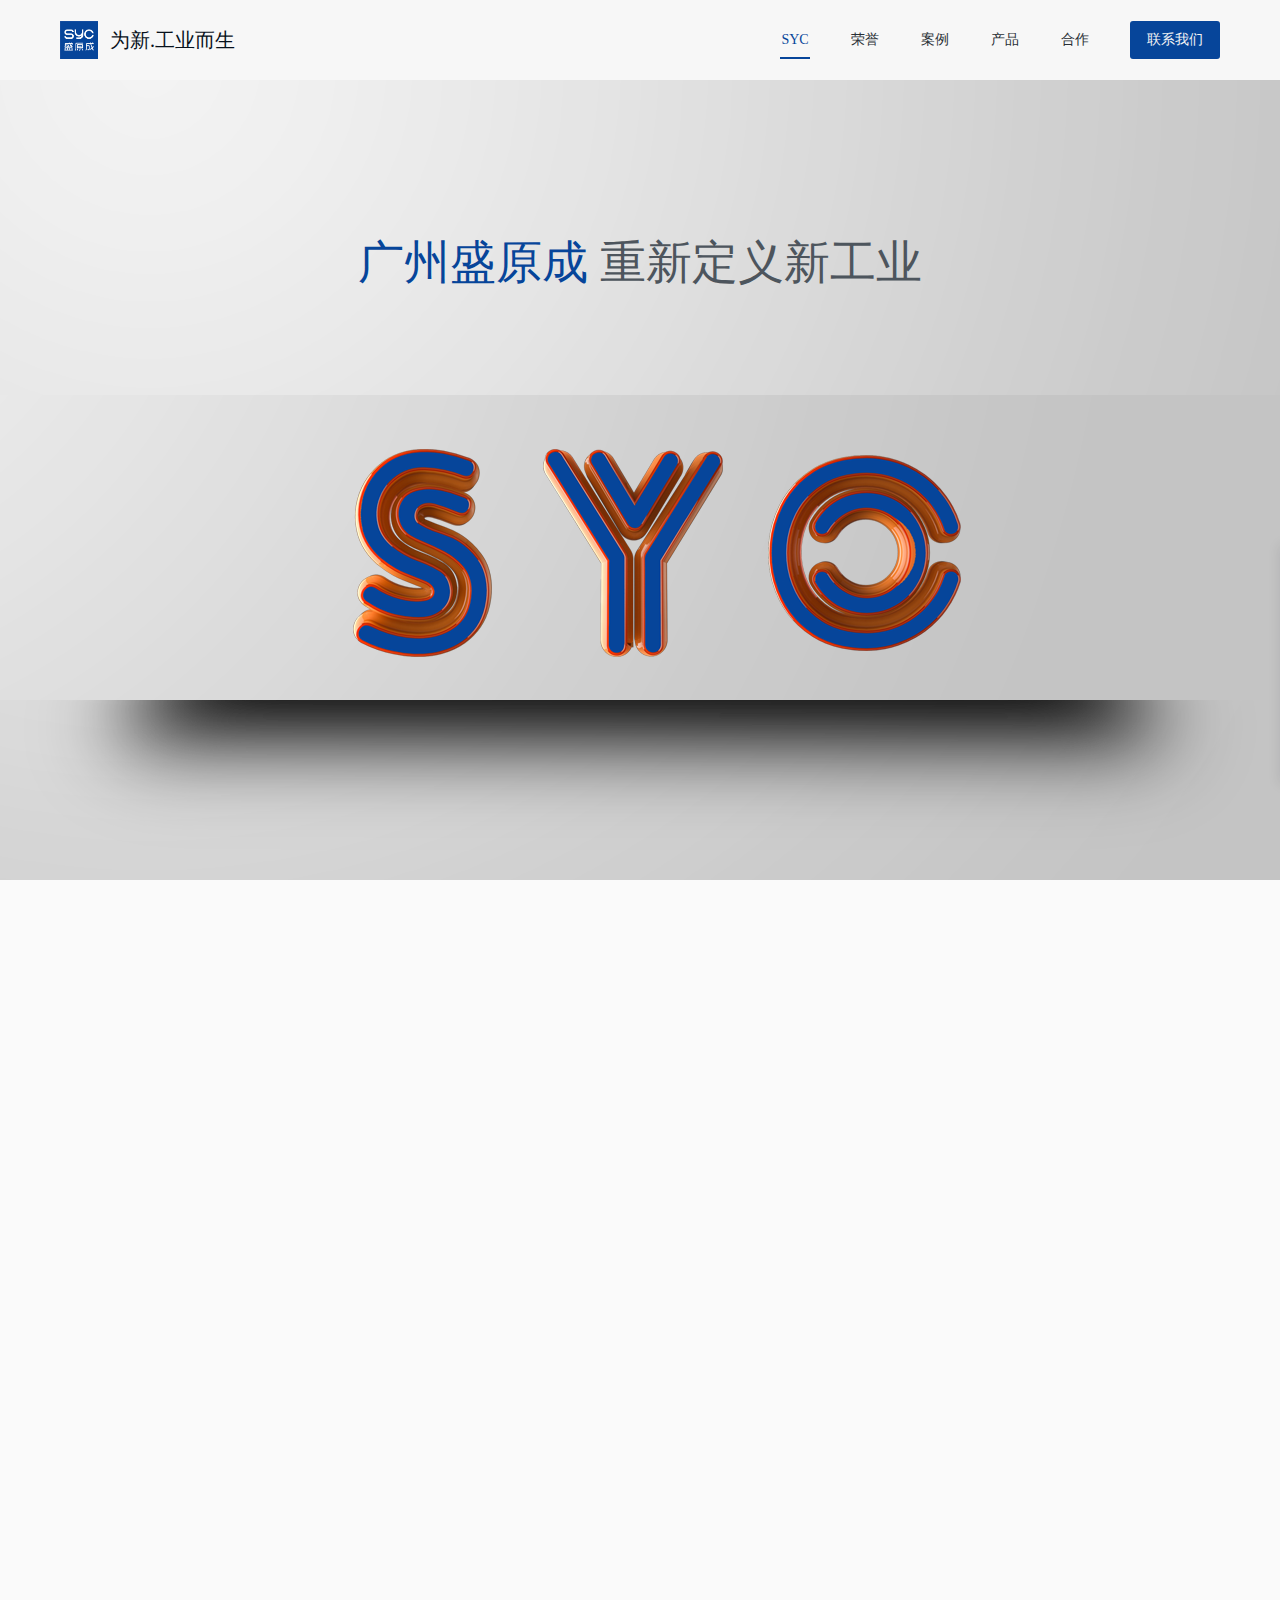
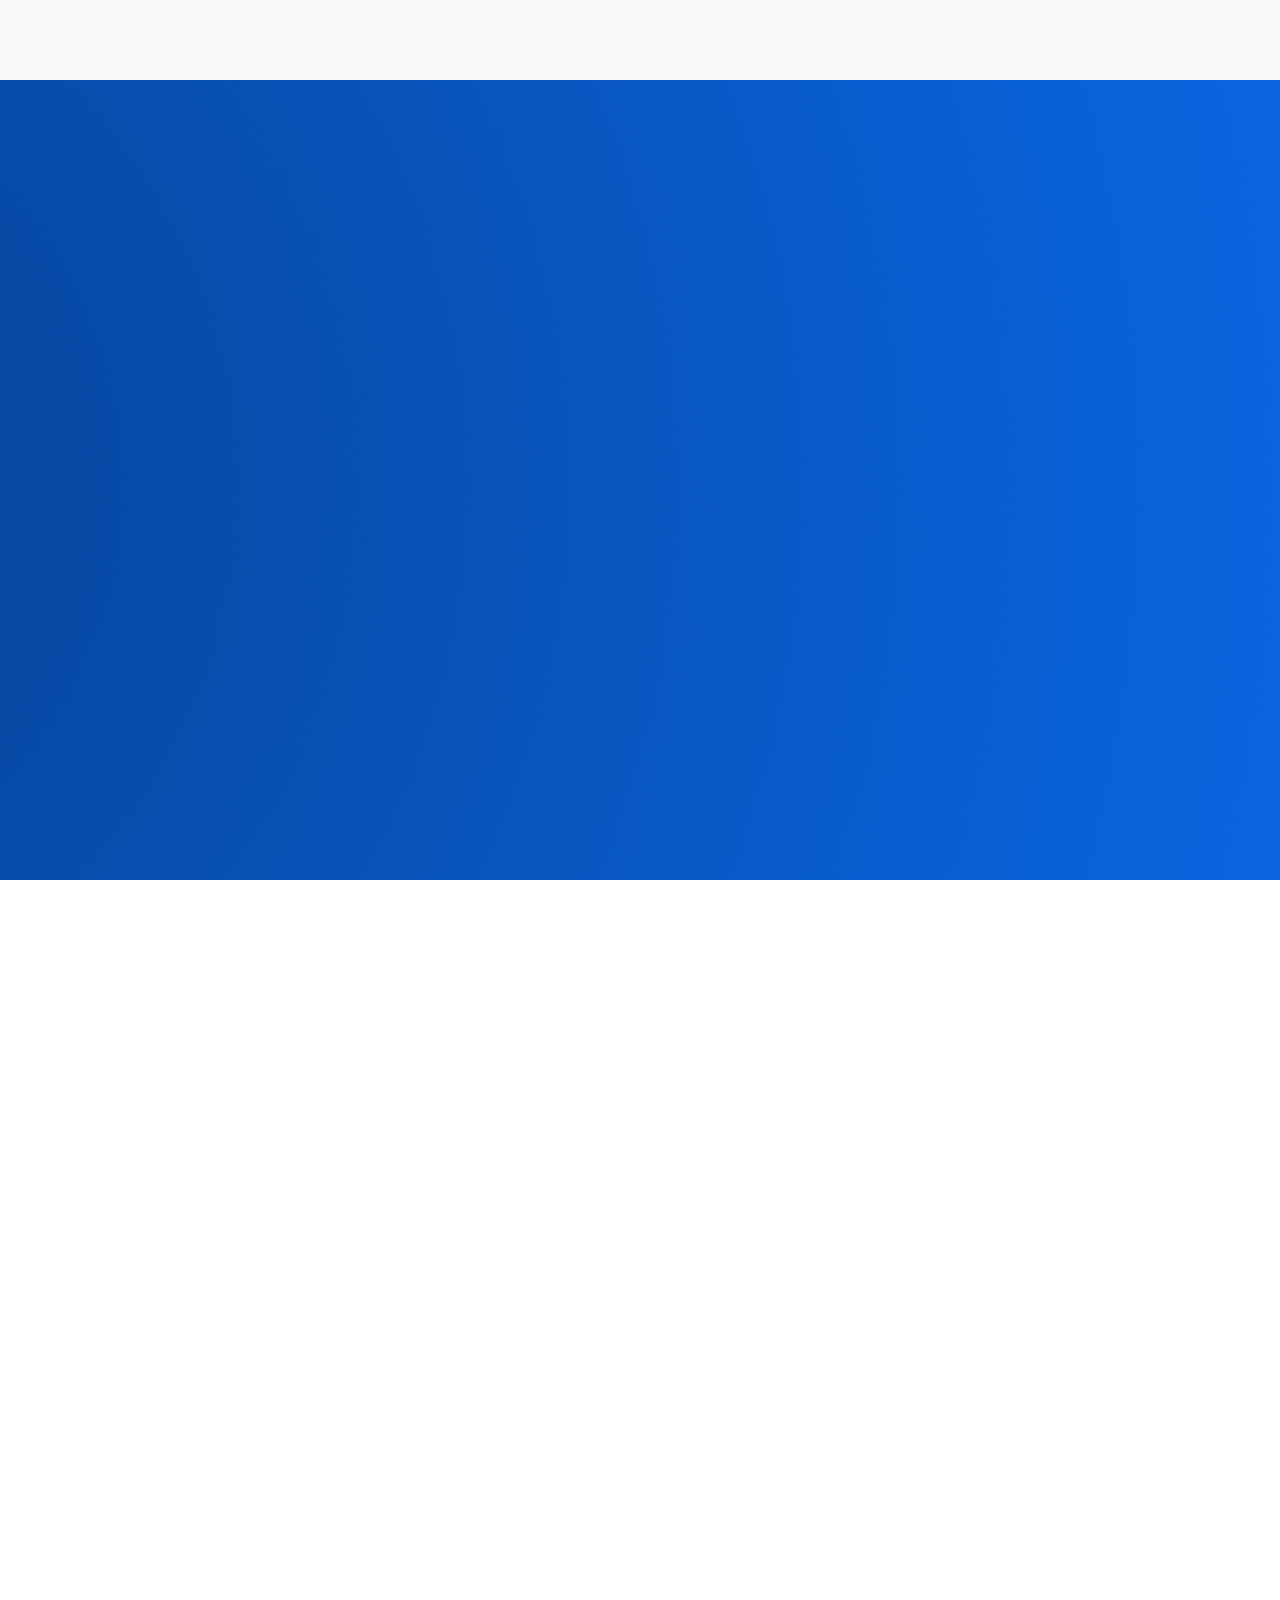
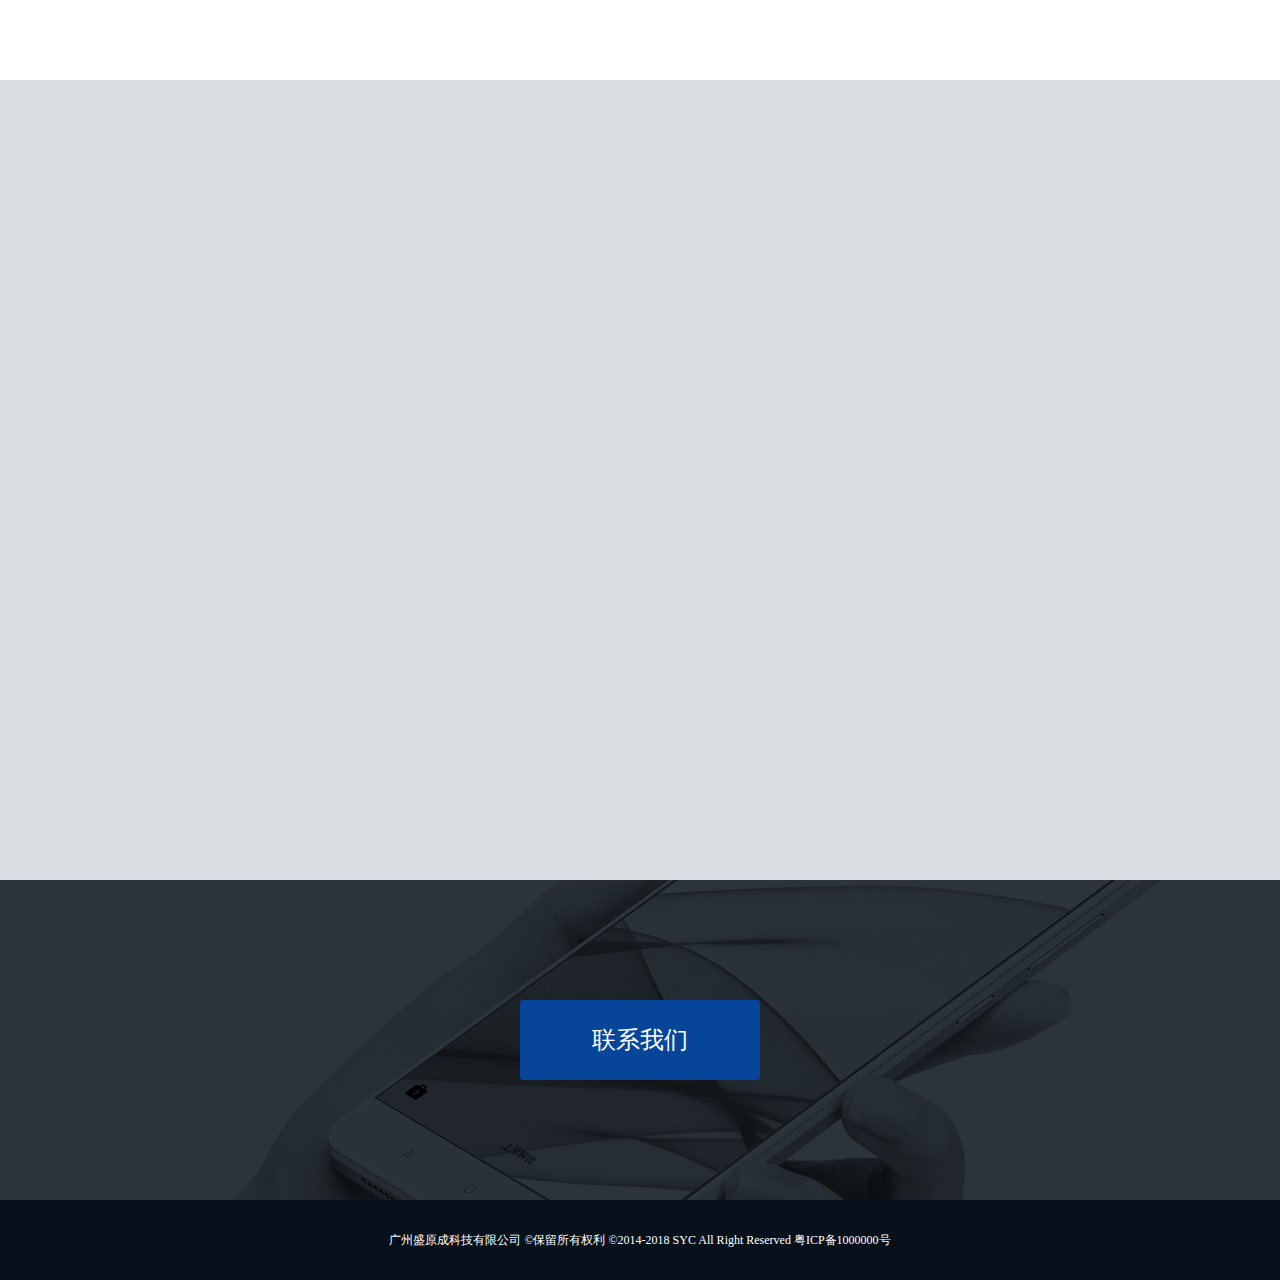
<file: index.html>
<html>

<head>
    <meta charset="utf-8">
    <title>广州盛原成</title>
    <link rel="stylesheet" type="text/css" href="./css/base.css" />
    <link rel="stylesheet" type="text/css" href="./css/index.css" />
    <link rel="stylesheet" type="text/css" href="./css/animate.css" />
</head>

<body>
    <div class="box">
        <header class="header">
            <div class="header__wrap">
                <div class="header__logo">为新.工业而生</div>
                <nav class="header__nav">
                    <a href="javascript:;" class="header__nav-item header__nav-item_status_active">SYC</a>
                    <a href="javascript:;" class="header__nav-item">荣誉</a>
                    <a href="javascript:;" class="header__nav-item">案例</a>
                    <a href="javascript:;" class="header__nav-item">产品</a>
                    <a href="javascript:;" class="header__nav-item">合作</a>
                    <a href="javascript:;" class="header__nav-item header__nav-item_custom_button">联系我们</a>
                    <div class="header__nav-tip"></div>
                </nav>
            </div>
        </header>
        <div class="screen-1">
            <h2 class="screen-1__heading screen-1__heading_animate_init"><b>广州盛原成</b> 重新定义新工业</h2>
            <div class="screen-1__phone screen-1__phone_animate_init"></div>
            <div class="screen-1__shadow screen-1__shadow_animate_init"></div>
        </div>
        <div class="screen-2">
            <h2 class="screen-2__heading">这些荣誉资质，更值得客户托付</h2>
            <h3 class="screen-2__subheading"><b>参与</b>广东省科技厅智能化控制重大科技专项项目，国家科技部重点研发计划。<br><b>成为</b>广东电信的战略合作伙伴、广东电信的战略合作伙伴、华为云的SaaS严选合作伙伴、广东省装备产业集群试点牵头单位。</br><b>通过</b>广州市科技创新小巨人企业认定、国家高新技术企业认定、东莞市智能制造服务单位认定、国家工信部智能制造行业解决方案商认定、ISO9001质量管理体系认证</h3>
            <div class="screen-2__phone">
                <div class="screen-2__point screen-2__point_i_1">有愿景</div>
                <div class="screen-2__point screen-2__point_custom_right screen-2__point_i_2">有使命</div>
                <div class="screen-2__point screen-2__point_custom_right screen-2__point_i_3">有目标</div>
            </div>
        </div>
        <div class="screen-3">
            <div class="screen-3__wrap">
                <h2 class="screen-3__heading">盛原成的愿景是成为一家全球性科技公司</h2>
                <h3 class="screen-3__subheading">主要提供工业管控软件平台、设备服务生命周期管理软件、<br>VR/AR和数据分析等软件产品，数字化工厂和电气自动化解决方案。</h3>
                <div class="screen-3__phone"></div>
                <div class="screen-3__features">
                    <div class="screen-3__features__item" onclick="window.open('./product.html#one')" >
                        <div class="screen-3__features__item__number">高力威</div>
                        <div class="screen-3__features__item__desc">设备云平台</div>
                    </div>
                    <div class="screen-3__features__item" onclick="window.open('./product.html#two')" >
                        <div class="screen-3__features__item__number">中粮能源</div>
                        <div class="screen-3__features__item__desc">环保监控平台</div>
                    </div>
                    <div class="screen-3__features__item" onclick="window.open('./product.html#three')" >
                        <div class="screen-3__features__item__number">金发科技</div>
                        <div class="screen-3__features__item__desc">生产管理平台</div>
                    </div>
                    <div class="screen-3__features__item" onclick="window.open('./product.html#four')" >
                        <div class="screen-3__features__item__number">中农晨曦</div>
                        <div class="screen-3__features__item__desc">物联网项目</div>
                    </div>
                </div>
            </div>
        </div>
        <div class="screen-4">
            <div class="screen-4__wrap">
                <div class="screen-4__heading"></div>
                <h3 class="screen-4__subheading">盛原成的目标是用创新的技术和理念重新定义工业</h3>
                <div class="screen-4__type">
                    <div class="screen-4__type__item screen-4__type__item_i_1">
                        <!-- <div class="screen-4__type__item__color">信息安全</div> -->
                        <div class="screen-4__type__item__storage">数据保护/网络安全</div>
                    </div>
                    <div class="screen-4__type__item screen-4__type__item_i_2">
                        <!-- <div class="screen-4__type__item__color">云计算</div> -->
                        <div class="screen-4__type__item__storage">实时数据/IPV6/APP/大数据</div>
                    </div>
                    <div class="screen-4__type__item screen-4__type__item_i_3">
                        <!-- <div class="screen-4__type__item__color">cps嵌入系统</div> -->
                        <div class="screen-4__type__item__storage">智能产品/物联网/传感器/执行器</div>
                    </div>
                    <div class="screen-4__type__item screen-4__type__item_i_4">
                        <!-- <div class="screen-4__type__item__color">智能工厂</div> -->
                        <div class="screen-4__type__item__storage">社交机器/接入即生产/低成本自动化/</br></br>虚拟现实技术/人机接口</div>
                    </div>
					<div class="screen-4__type__item screen-4__type__item_i_5">
					    <!-- <div class="screen-4__type__item__color">健壮性网络</div> -->
					    <div class="screen-4__type__item__storage">宽带/移动通信/移动设备</div>
					</div>
                </div>
                <!--end type-->
            </div>
            <!--end warp-->
        </div>
        <div class="screen-5">
            <h2 class="screen-5__heading">他们选择了盛原成</h2>
            <h3 class="screen-5__subheading">我们的使命是帮助客户成功</h3>
            <div class="screen-5__bg"></div>
        </div>
        <div class="screen-buy">
           <a class="screen-buy__button" href="https://map.baidu.com/search/%E5%B9%BF%E5%B7%9E%E7%9B%9B%E5%8E%9F%E6%88%90%E7%A7%91%E6%8A%80%E6%9C%89%E9%99%90%E5%85%AC%E5%8F%B8/@12617225.935,2615333.92,19z?querytype=s&da_src=shareurl&wd=%E5%B9%BF%E5%B7%9E%E7%9B%9B%E5%8E%9F%E6%88%90%E7%A7%91%E6%8A%80%E6%9C%89%E9%99%90%E5%85%AC%E5%8F%B8&c=257&src=0&wd2=%E5%B9%BF%E5%B7%9E%E5%B8%82%E7%95%AA%E7%A6%BA%E5%8C%BA&pn=0&sug=1&l=12&b=(12547944.2,2603034.58;12670824.2,2659866.58)&from=webmap&biz_forward=%7B%22scaler%22:1,%22styles%22:%22pl%22%7D&sug_forward=c3c67d16492d5a6040e192dd&device_ratio=1">联系我们</a>
        </div>
        <footer class="footer">
            广州盛原成科技有限公司 ©保留所有权利 ©2014-2018 SYC All Right Reserved 粤ICP备1000000号
        </footer>
        <div class="outline">
            <a href="javascript:;" class="outline__item">SYC</a>
            <a href="javascript:;" class="outline__item">荣誉</a>
            <a href="javascript:;" class="outline__item">案例</a>
            <a href="javascript:;" class="outline__item">产品</a>
            <a href="javascript:;" class="outline__item">合作</a>
        </div>
    </div>
    <script type="text/javascript" src="js/index.js"></script>
</body>

</html>
</file>
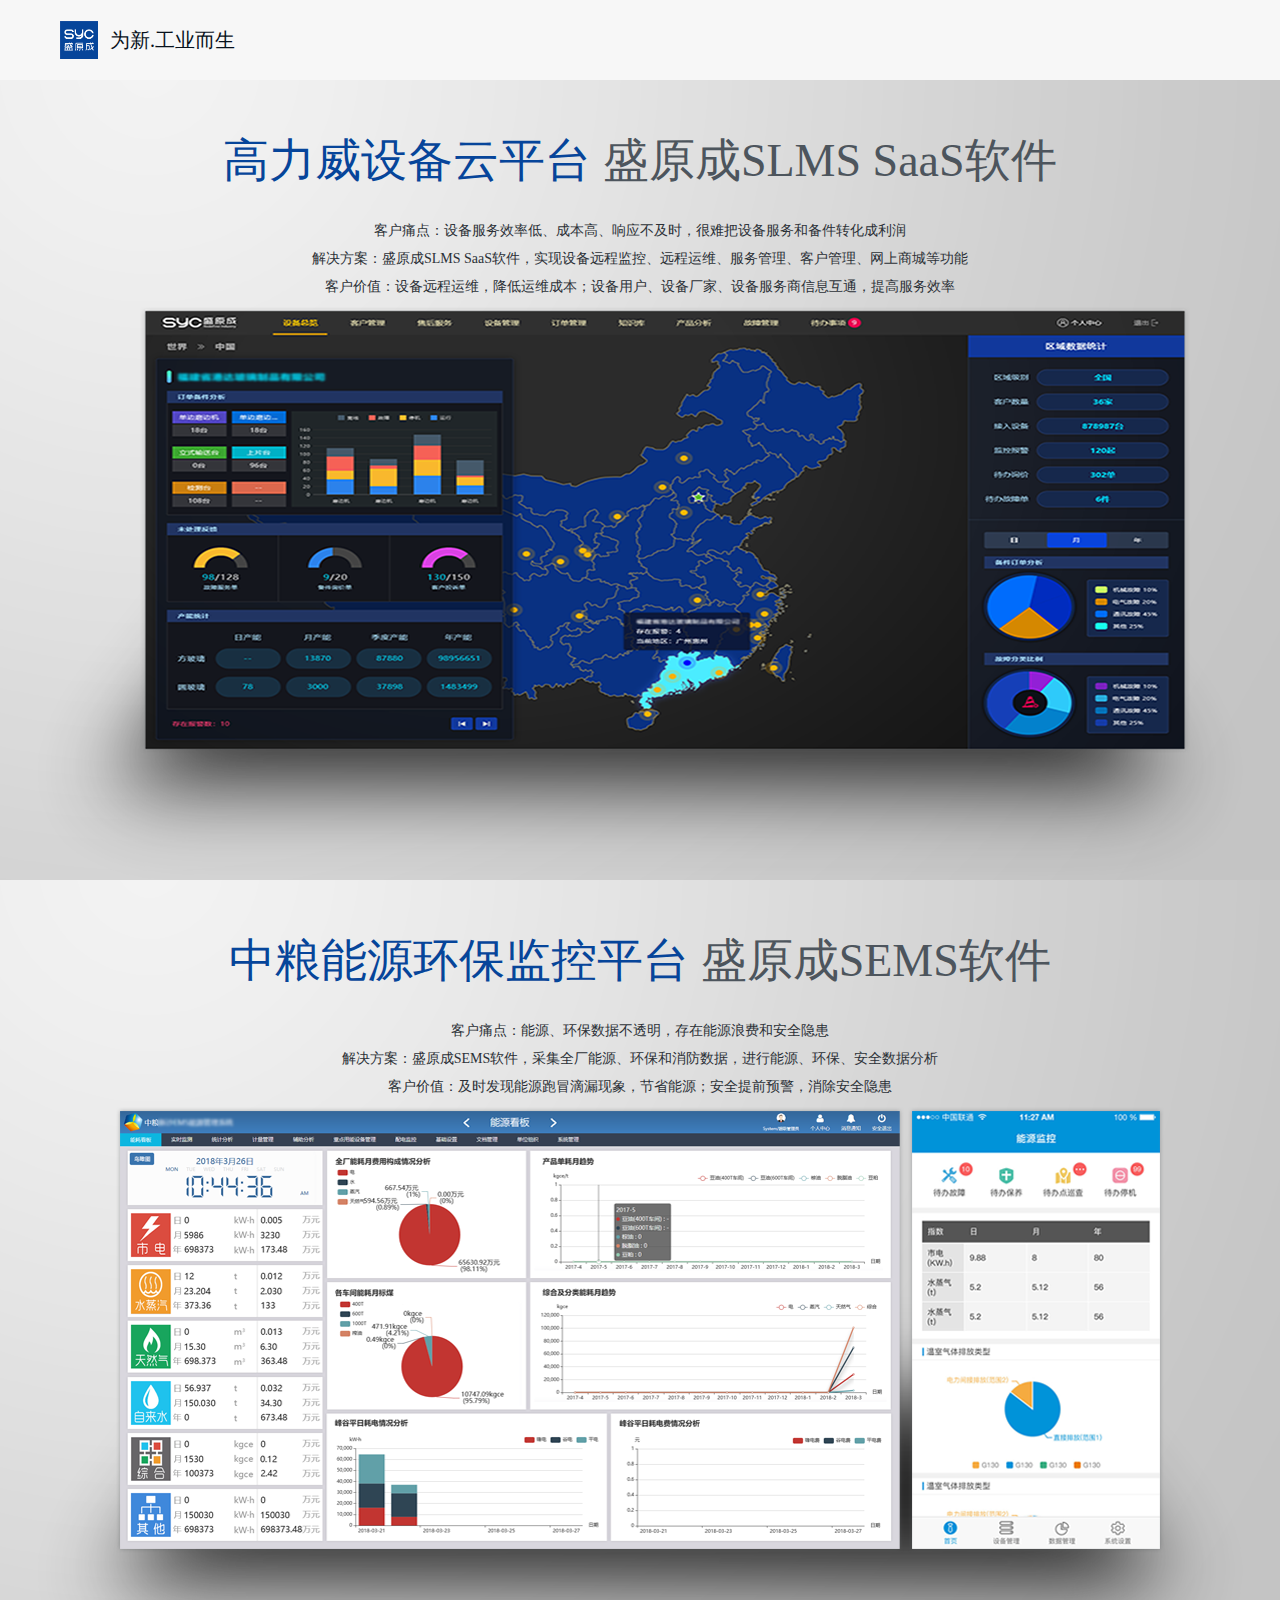
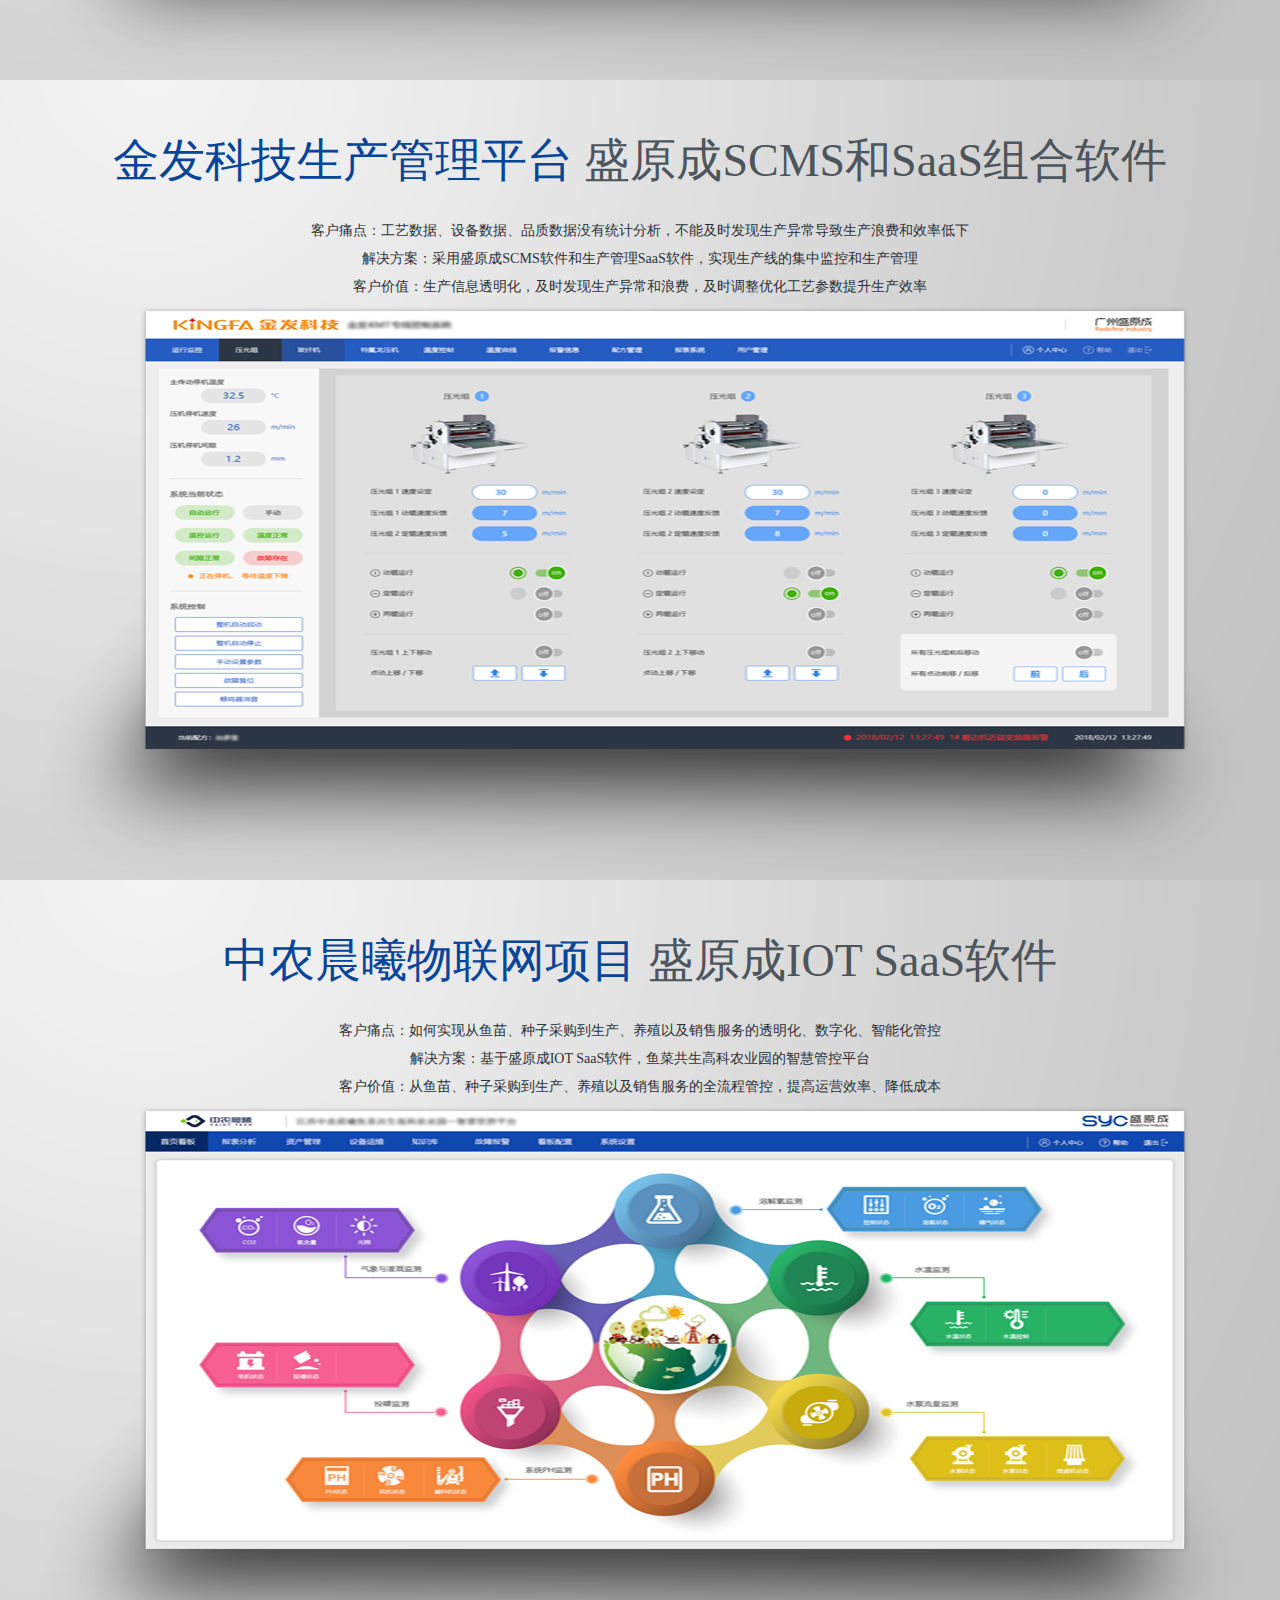
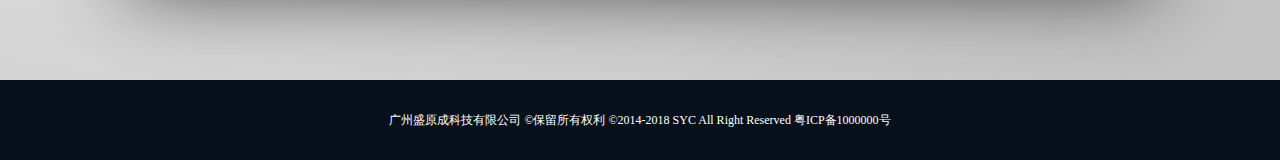
<file: product.html>
<!DOCTYPE html>
<html>
	<head>
		<meta charset="utf-8">
		<title>SYC | 联系我们</title>
		<link rel="stylesheet" type="text/css" href="./css/base.css" />
		<link rel="stylesheet" type="text/css" href="./css/product.css" />
		<link rel="stylesheet" type="text/css" href="./css/animate-p.css" />
		
	</head>
	<body>
		<div class="box">
			<header class="header">
			    <div class="header__wrap">
			        <div class="header__logo">为新.工业而生</div>			        
			    </div>
			</header>
			<div class="screen-1" id="one" name="one">
			    <h2 class="screen-1__heading" ><b>高力威设备云平台</b> 盛原成SLMS SaaS软件</h2>
				<h3 class="screen-1__subheading">客户痛点：设备服务效率低、成本高、响应不及时，很难把设备服务和备件转化成利润<br>解决方案：盛原成SLMS SaaS软件，实现设备远程监控、远程运维、服务管理、客户管理、网上商城等功能<br>客户价值：设备远程运维，降低运维成本；设备用户、设备厂家、设备服务商信息互通，提高服务效率</h3>
			    <div class="screen-1__phone"></div>
			    <div class="screen-1__shadow"></div>
			</div>
			<div class="screen-2" id="two" name="two">
			    <h2 class="screen-2__heading" ><b>中粮能源环保监控平台</b> 盛原成SEMS软件</h2>
				<h3 class="screen-2__subheading">客户痛点：能源、环保数据不透明，存在能源浪费和安全隐患<br>解决方案：盛原成SEMS软件，采集全厂能源、环保和消防数据，进行能源、环保、安全数据分析<br>客户价值：及时发现能源跑冒滴漏现象，节省能源；安全提前预警，消除安全隐患</h3>
			    <div class="screen-2__phone"></div>
			    <div class="screen-2__shadow"></div>
			</div>
			<div class="screen-3" id="three" name="three">
			    <h2 class="screen-3__heading" ><b>金发科技生产管理平台</b> 盛原成SCMS和SaaS组合软件</h2>
				<h3 class="screen-3__subheading">客户痛点：工艺数据、设备数据、品质数据没有统计分析，不能及时发现生产异常导致生产浪费和效率低下<br>解决方案：采用盛原成SCMS软件和生产管理SaaS软件，实现生产线的集中监控和生产管理<br>客户价值：生产信息透明化，及时发现生产异常和浪费，及时调整优化工艺参数提升生产效率</h3>
			    <div class="screen-3__phone"></div>
			    <div class="screen-3__shadow"></div>
			</div>
			<div class="screen-4" id="four" name="four">
			    <h2 class="screen-4__heading" ><b>中农晨曦物联网项目</b> 盛原成IOT SaaS软件</h2>
				<h3 class="screen-4__subheading">客户痛点：如何实现从鱼苗、种子采购到生产、养殖以及销售服务的透明化、数字化、智能化管控<br>解决方案：基于盛原成IOT SaaS软件，鱼菜共生高科农业园的智慧管控平台<br>客户价值：从鱼苗、种子采购到生产、养殖以及销售服务的全流程管控，提高运营效率、降低成本</h3>
			    <div class="screen-4__phone"></div>
			    <div class="screen-4__shadow"></div>
			</div>
		</div>
		<footer class="footer">
		    广州盛原成科技有限公司 ©保留所有权利 ©2014-2018 SYC All Right Reserved 粤ICP备1000000号
		</footer>
		<!-- <script type="text/javascript" src="js/product.js"></script> -->
	</body>
</html>
</file>
<file: css/base.css>
body{
	background-color: #fff; 
	margin: 0;
	padding: 0;
	font-size: 12px;
	font-family: "Microsoft Yahei",微软雅黑
}
a{
	text-decoration: none;
}

h2,h3{
	margin: 0;
	padding: 0;
	font-weight: normal;
}
</file>
<file: css/index.css>
.header{
	
	background-color: #f7f7f7;
}
.header__wrap{
	width:1200px;
	height: 80px;
	margin: 0 auto;
	position: relative;
}
.header__logo{
	width: 200px;
	height: 38px;
	line-height: 38px;
	font-size: 20px;
	color: #07111b;
	text-indent: 50px;
	background: url('../img/logo.png') left center no-repeat;
	background-size: 38px 38px;
	position: absolute;
	top: 50%;
	margin-top: -19px;
	left: 20px;
}

.header__nav{
	position: absolute;
	right: 20px;
	height: 38px;
	top: 50%;
	margin-top: -19px;
}
.header__nav-item{
	color: #292f35;
	font-size: 14px;
	display: block;
	height: 38px;
	line-height: 38px;
	float: left;
	position: relative;

	width: 30px;
	text-align: center;
/*	margin: 0;*/
	padding-left: 40px;
}
.header__nav-item:hover{
	color: #06459a;
}
.header__nav-item_status_active{
	color: #06459a;
}
.header__nav-item_status_active::after{
/*	content: ' ';
	display: block;
	width: 100%;
	height: 2px;
	position: absolute;
	background-color:#06459a; 
	left: 0;
	bottom: 0;*/
}
.header__nav-item_custom_button{
	background: #06459a;
	color: #f4f4f5;
	text-align: center;
	width: 90px;
	border-radius: 3px;

	/**/
	margin-left:40px;
	padding: 0;
}

/*第一屏*/
.screen-1{
	height: 800px;
	background-color: #e7e7e7;
	position: relative;
	overflow: hidden;
	background:url(../img/bg-screen-1.png) no-repeat center;
	background-size: cover;
}
.screen-1__heading{
	font-weight: normal;
	margin: 0;
	padding: 0;
	font-size:46px;
	color: #4d555d;
	text-align: center;
	padding-top: 152px;
}
.screen-1__heading b{
	color: #06459a;
	font-weight: normal;
}
.screen-1__phone{
	width: 1375px;
	height: 305px;
	background:url(../img/syc.png) no-repeat center;
	position: absolute;
	left: 50%;
	margin-left: -687px;
	bottom: 180px;
	z-index: 2;
}
.screen-1__shadow{
	width: 1233;
	height: 411px;
	background:url(../img/screen-1-shadow.png) no-repeat center;
	position: absolute;
	left: 50%;
	margin-left: -616px;
	bottom: 30px;
	z-index: 1;
	opacity: .8;
}
/*第二屏*/
.screen-2{
	background-color: #fafafa;
	height: 800px;
	position: relative;
	overflow: hidden;
}

.screen-2__heading{
	font-weight: normal;
	margin: 0;
	padding: 0;
	font-size:46px;
	line-height: 46px;
	color: #06459a;
	text-align: center;
	padding-top: 96px;
}
.screen-2__subheading{
	font-weight: normal;
	margin: 0;
	padding: 0;
	font-size:14px;
	color: #2c3137;
	text-align: center;
	padding-top: 25px;
	line-height: 28px;
}
.screen-2__subheading b{
	color: #ff0000;
	font-weight: normal;
}
.screen-2__phone{
	width: 800px;
	height: 569px;
	background:url(../img/screen-2-phone.png) no-repeat center;
	position: absolute;
	left: 50%;
	margin-left: -400px;
	bottom: -55px;
	z-index: 2;
}

.screen-2__point{
	width: 108px;
	padding-right: 112px;
	height: 22px;
	font-size: 22px;
	line-height: 22px;
	color: #4d555d;
	position: absolute;
	background: url(../img/icon-point-right.png) no-repeat center right;
}

.screen-2__point_custom_right{
	padding: 0 0 0 112px;
	background: url(../img/icon-point-left.png) no-repeat center left;
}
.screen-2__point_i_1{
	top: 150px;
	left: -64px;
}
.screen-2__point_i_2{
	top: 30px;
	right: 0px;
}
.screen-2__point_i_3{
	top: 330px;
	right: 20px;
}
/*第三屏*/
.screen-3{
	background-color: red;
	height: 800px;
	position: relative;
	overflow: hidden;
	background:url(../img/bg-screen-3.png) no-repeat center;
	background-size: cover;
}

.screen-3__wrap{
	width: 1200px;
	height: auto;
	margin: 0 auto;
	position: relative;
}
.screen-3__heading{
	font-size:46px;
	line-height: 46px;
	color: #ffffff;
	text-align: left;
	padding-top: 94px;
}
.screen-3__subheading{
	font-size:14px;
	color: #ffffff;
	text-align: left;
	padding-top: 25px;
	line-height: 28px;
}
.screen-3__phone{
	width: 750px;
	height: 873px;
	background:url(../img/screen-3-phone.png) no-repeat center top;
	position: absolute;
	right: 0;
	top: 195px;
	z-index: 2;
}

.screen-3__features{
	position: absolute;
	top: 395px;
	left: 0;
	width: 320px;
	height: 280px;
}
.screen-3__features__item{
	width: 138px;
	height:118px;
	border: 1px solid #0562d4;
	margin: 0 20px 20px 0;
	float: left;
	border-radius: 3px;
	color: #fff;
	text-align: center;
}
.screen-3__features__item__number{
	height: 36px;
	font-size: 30px;
	line-height: 36px;
	padding: 28px 0 8px;
}
.screen-3__features__item__desc{
	height: 14px;
	font-size: 10px;
	line-height: 14px;
}

/*第四屏*/
.screen-4{
	background-color: #ffffff;
	height: 800px;
	position: relative;
	overflow: hidden;
}

.screen-4__wrap{
	width: 1200px;
	height: auto;
	margin: 0 auto;
	position: relative;
}
.screen-4__heading{
	width: 500px;
	height: 60px;
	padding-top: 250px;
	background: url(../img/Title_Industry.png) no-repeat center;
	position: absolute;
	left: 50%;
	margin-left: -250px;
}
.screen-4__subheading{
	font-size:14px;
	color: #464a4f;
	text-align: center;
	padding-top: 200px;
	line-height: 28px;
}
.screen-4__type{
	width: 1260px;
	height: 270px;
	position: absolute;
	top: 304px;
	margin-left: -20px;
}
.screen-4__type__item{
	width: 220px;
	margin-right: 30px;
	height: 270px;
	float: left;
	position: relative;
	text-align: center;
	background-size: cover;
}
/* .screen-4__type__item__color{
	width: 100%;
	height: 14px;
	line-height: 14px;
	font: 14px;
	color: #2c3238;
	position: absolute;	
	bottom: -44px;
} */

.screen-4__type__item_i_1{
	background: url('../img/i-1.png') no-repeat left top;
}
.screen-4__type__item_i_2{
	background: url('../img/i-2.png') no-repeat left top;
}
.screen-4__type__item_i_3{
	background: url('../img/i-3.png') no-repeat left top;
}
.screen-4__type__item_i_4{
	background: url('../img/i-4.png') no-repeat left top;
}
.screen-4__type__item_i_5{
	background: url('../img/i-5.png') no-repeat left top;
}


.screen-4__type__item__storage{
	width: 100%;
	height: 12px;
	line-height: 12px;
	font: 12px;
	color: #a4a9ae;
	position: absolute;	
	bottom: -36px;
}
/*第五屏*/
.screen-5{
	height: 800px;
	position: relative;
	overflow: hidden;
	background-color: #d9dde1;
}

.screen-5__bg{
	width: 1920px;
	height: 550px;
	background:url(../img/Cooperation.png)  no-repeat center;	
	background-size: contain;
	position: absolute;
	left: 50%;
	margin-left: -960px;
	bottom: 0px;
}
.screen-5__heading{
	font-size:46px;
	line-height: 46px;
	color: #06459a;
	text-align: center;
	padding-top: 130px;
}
.screen-5__subheading{
	font-size:14px;
	color: #2c3137;
	text-align: center;
	padding-top: 25px;
	line-height: 28px;
}
/*联系我们*/
.screen-buy{
	height: 80px;
	padding: 120px 0;

	position: relative;
	overflow: hidden;
	background: #2b333b url('../img/bg-screen-buy.png') center no-repeat;
	text-align: center;
	font-size: 15px;
}

.screen-buy__button{
	height: 80px;
	width: 240px;
	text-align: center;
	line-height: 80px;
	font-size: 24px;
	color: #fff;
	background-color: #06459a;
	display: inline-block;
	border-radius: 3px;
	transition: all .5s;
}
.screen-buy__button:hover{
	box-shadow: 0px 0px 10px rgba(0,0,0,.5);
}


.footer{
	height: 80px;
	line-height: 80px;
	text-align: center;
	color: #fff;
	font-size: 12px;
	background-color: #07111b;
}

/*大纲样式*/
.outline {
    position: fixed;
    padding: 5px 10px;
    bottom: 120px;
    right: 0;
    z-index: 1;
    background-color: #fff;
    box-shadow: 0px 4px 12px 0px rgba(7, 17, 27, 0.1);
    z-index: 3;
}

.outline__item {
    display: block;
    width: 40px;
    height: 30px;
    line-height: 30px;
    padding: 5px 0;
    background: rgb(255,255,255);
    margin: 5px 0px 0px;
    border-top: 1px solid #eee;
    text-align: center;
    color: #93999f;
}
.outline__item:first-child{
    border:none;
}
.outline__item:hover,
.outline__item_status_active{
    color: #06459a;
}

.header__nav-item{
	/*width: 30px;
	text-align: center;
	margin: 0;
	padding-left: 40px;*/
}

.header__nav-tip{
	position: absolute;
	width: 30px;
	margin-left: 40px;
	height: 2px;
	background: #06459a;
	left: 0;
	bottom: 0px;
	transition:  all .5s;
}
</file>
<file: css/product.css>
.header{
	
	background-color: #f7f7f7;
}
.header__wrap{
	width:1200px;
	height: 80px;
	margin: 0 auto;
	position: relative;
}
.header__logo{
	width: 200px;
	height: 38px;
	line-height: 38px;
	font-size: 20px;
	color: #07111b;
	text-indent: 50px;
	background: url('../img/logo.png') left center no-repeat;
	background-size: 38px 38px;
	position: absolute;
	top: 50%;
	margin-top: -19px;
	left: 20px;
}
/*第一屏*/
.screen-1{
	height: 800px;
	background-color: #e7e7e7;
	position: relative;
	overflow: hidden;
	background:url(../img/bg-screen-1.png) no-repeat center;
	background-size: cover;
}
.screen-1__heading{
	font-weight: normal;
	margin: 0;
	padding: 0;
	font-size:46px;
	color: #4d555d;
	text-align: center;
	padding-top: 50px;
}
.screen-1__heading b{
	color: #06459a;
	font-weight: normal;
}
.screen-1__subheading{
	font-weight: normal;
	margin: 0;
	padding: 0;
	font-size:14px;
	color: #2c3137;
	text-align: center;
	padding-top: 25px;
	line-height: 28px;
}
.screen-1__phone{
	width: 1050px;
	height: 500px;
	background:url(../img/screen1.png) no-repeat center;
	position: absolute;
	left: 50%;
	margin-left: -500px;
	bottom: 100px;
	z-index: 2;
}
.screen-1__shadow{
	width: 1233px;
	height: 400px;
	background:url(../img/screen-1-shadow.png) no-repeat center;
	position: absolute;
	left: 50%;
	margin-left: -616px;
	bottom: -10px;
	z-index: 1;
	opacity: .8;
}
/*第二屏*/
.screen-2{
	height: 800px;
	background-color: #e7e7e7;
	position: relative;
	overflow: hidden;
	background:url(../img/bg-screen-1.png) no-repeat center;
	background-size: cover;
}
.screen-2__heading{
	font-weight: normal;
	margin: 0;
	padding: 0;
	font-size:46px;
	color: #4d555d;
	text-align: center;
	padding-top: 50px;
}
.screen-2__subheading{
	font-weight: normal;
	margin: 0;
	padding: 0;
	font-size:14px;
	color: #2c3137;
	text-align: center;
	padding-top: 25px;
	line-height: 28px;
}
.screen-2__heading b{
	color: #06459a;
	font-weight: normal;
}
.screen-2__phone{
	width: 1050px;
	height: 500px;
	background:url(../img/screen2.png) no-repeat center;
	position: absolute;
	left: 50%;
	margin-left: -525px;
	bottom: 100px;
	z-index: 2;
}
.screen-2__shadow{
	width: 1233px;
	height: 400px;
	background:url(../img/screen-1-shadow.png) no-repeat center;
	position: absolute;
	left: 50%;
	margin-left: -616px;
	bottom: -10px;
	z-index: 1;
	opacity: .8;
}
/*第三屏*/
.screen-3{
	height: 800px;
	background-color: #e7e7e7;
	position: relative;
	overflow: hidden;
	background:url(../img/bg-screen-1.png) no-repeat center;
	background-size: cover;
}
.screen-3__heading{
	font-weight: normal;
	margin: 0;
	padding: 0;
	font-size:46px;
	color: #4d555d;
	text-align: center;
	padding-top: 50px;
}
.screen-3__subheading{
	font-weight: normal;
	margin: 0;
	padding: 0;
	font-size:14px;
	color: #2c3137;
	text-align: center;
	padding-top: 25px;
	line-height: 28px;
}
.screen-3__heading b{
	color: #06459a;
	font-weight: normal;
}
.screen-3__phone{
	width: 1050px;
	height: 500px;
	background:url(../img/screen3.png) no-repeat center;
	position: absolute;
	left: 50%;
	margin-left: -500px;
	bottom: 100px;
	z-index: 2;
}
.screen-3__shadow{
	width: 1233px;
	height: 400px;
	background:url(../img/screen-1-shadow.png) no-repeat center;
	position: absolute;
	left: 50%;
	margin-left: -616px;
	bottom: -10px;
	z-index: 1;
	opacity: .8;
}
/*第四屏*/
.screen-4{
	height: 800px;
	background-color: #e7e7e7;
	position: relative;
	overflow: hidden;
	background:url(../img/bg-screen-1.png) no-repeat center;
	background-size: cover;
}
.screen-4__heading{
	font-weight: normal;
	margin: 0;
	padding: 0;
	font-size:46px;
	color: #4d555d;
	text-align: center;
	padding-top: 50px;
}
.screen-4__subheading{
	font-weight: normal;
	margin: 0;
	padding: 0;
	font-size:14px;
	color: #2c3137;
	text-align: center;
	padding-top: 25px;
	line-height: 28px;
}
.screen-4__heading b{
	color: #06459a;
	font-weight: normal;
}
.screen-4__phone{
	width: 1050px;
	height: 500px;
	background:url(../img/screen4.png) no-repeat center;
	position: absolute;
	left: 50%;
	margin-left: -500px;
	bottom: 100px;
	z-index: 2;
}
.screen-4__shadow{
	width: 1233px;
	height: 400px;
	background:url(../img/screen-1-shadow.png) no-repeat center;
	position: absolute;
	left: 50%;
	margin-left: -616px;
	bottom: -10px;
	z-index: 1;
	opacity: .8;
}
.footer{
	height: 80px;
	line-height: 80px;
	text-align: center;
	color: #fff;
	font-size: 12px;
	background-color: #07111b;
}
</file>
